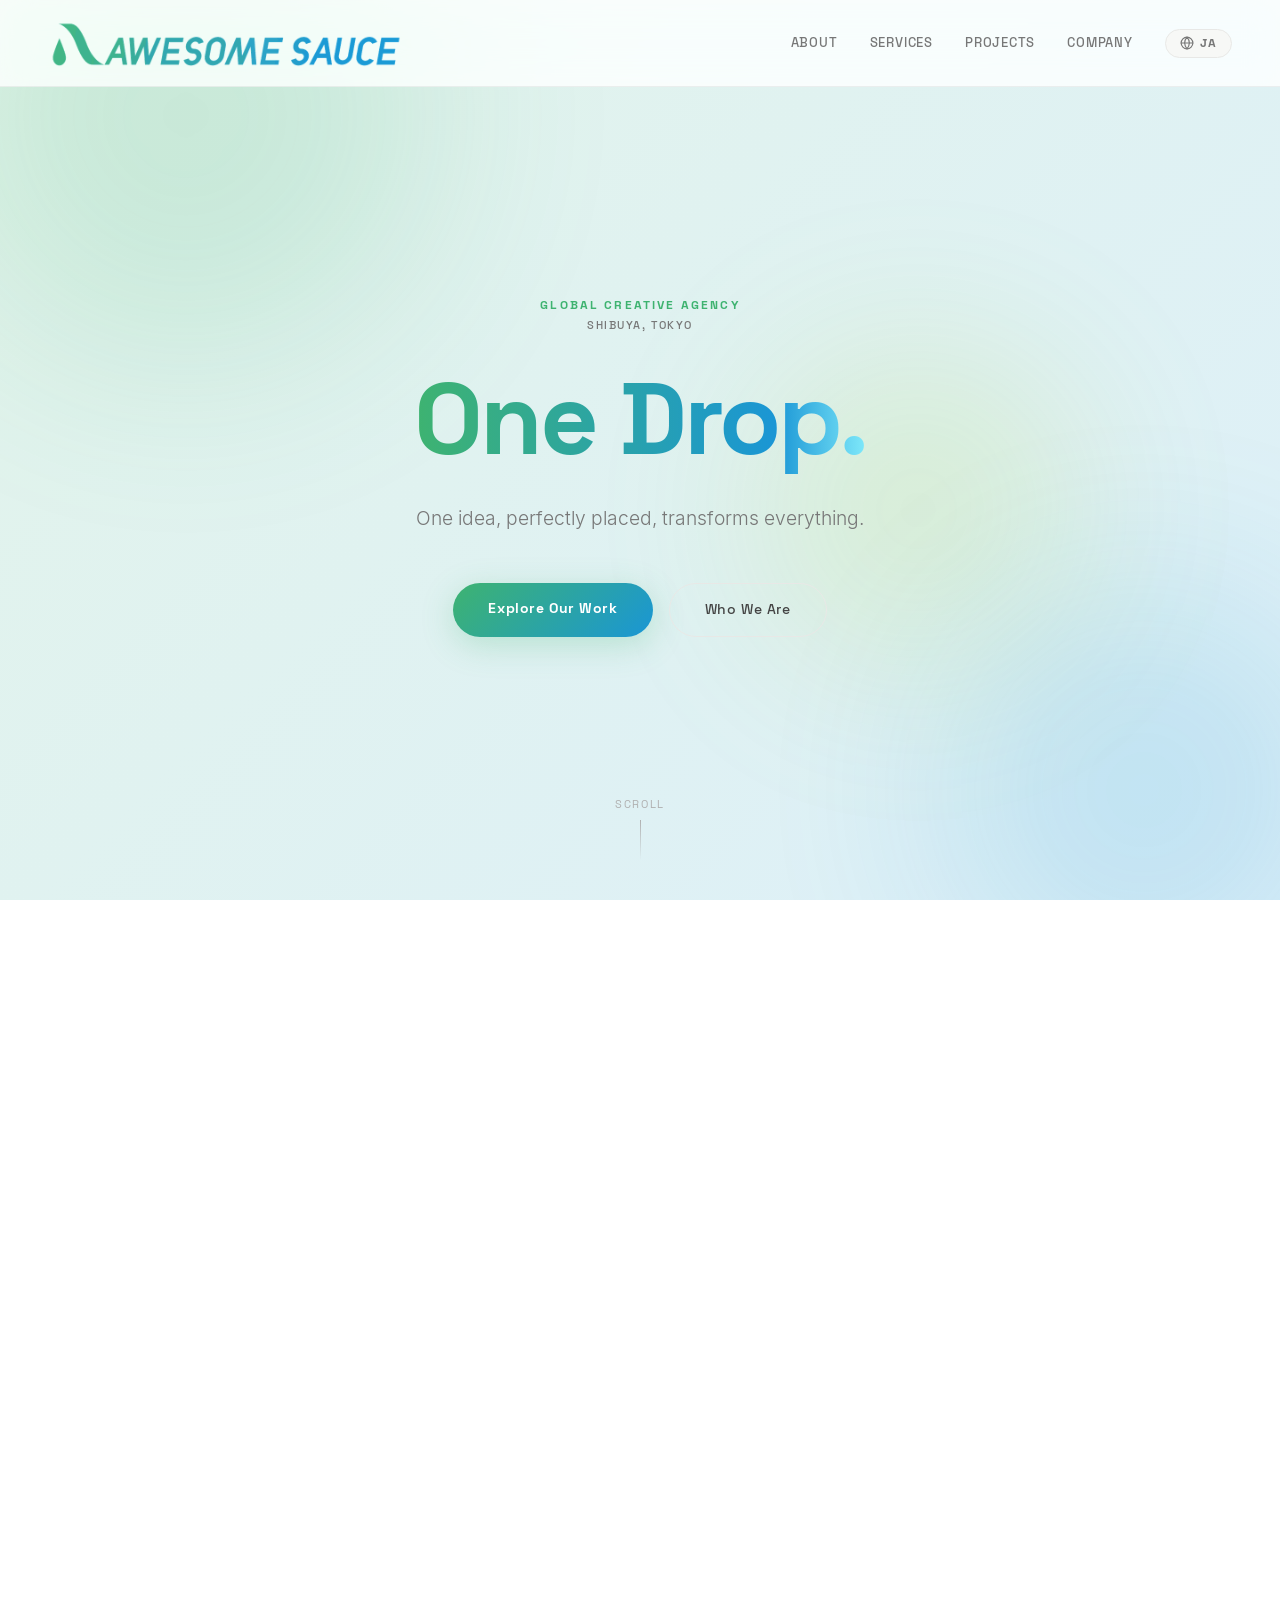
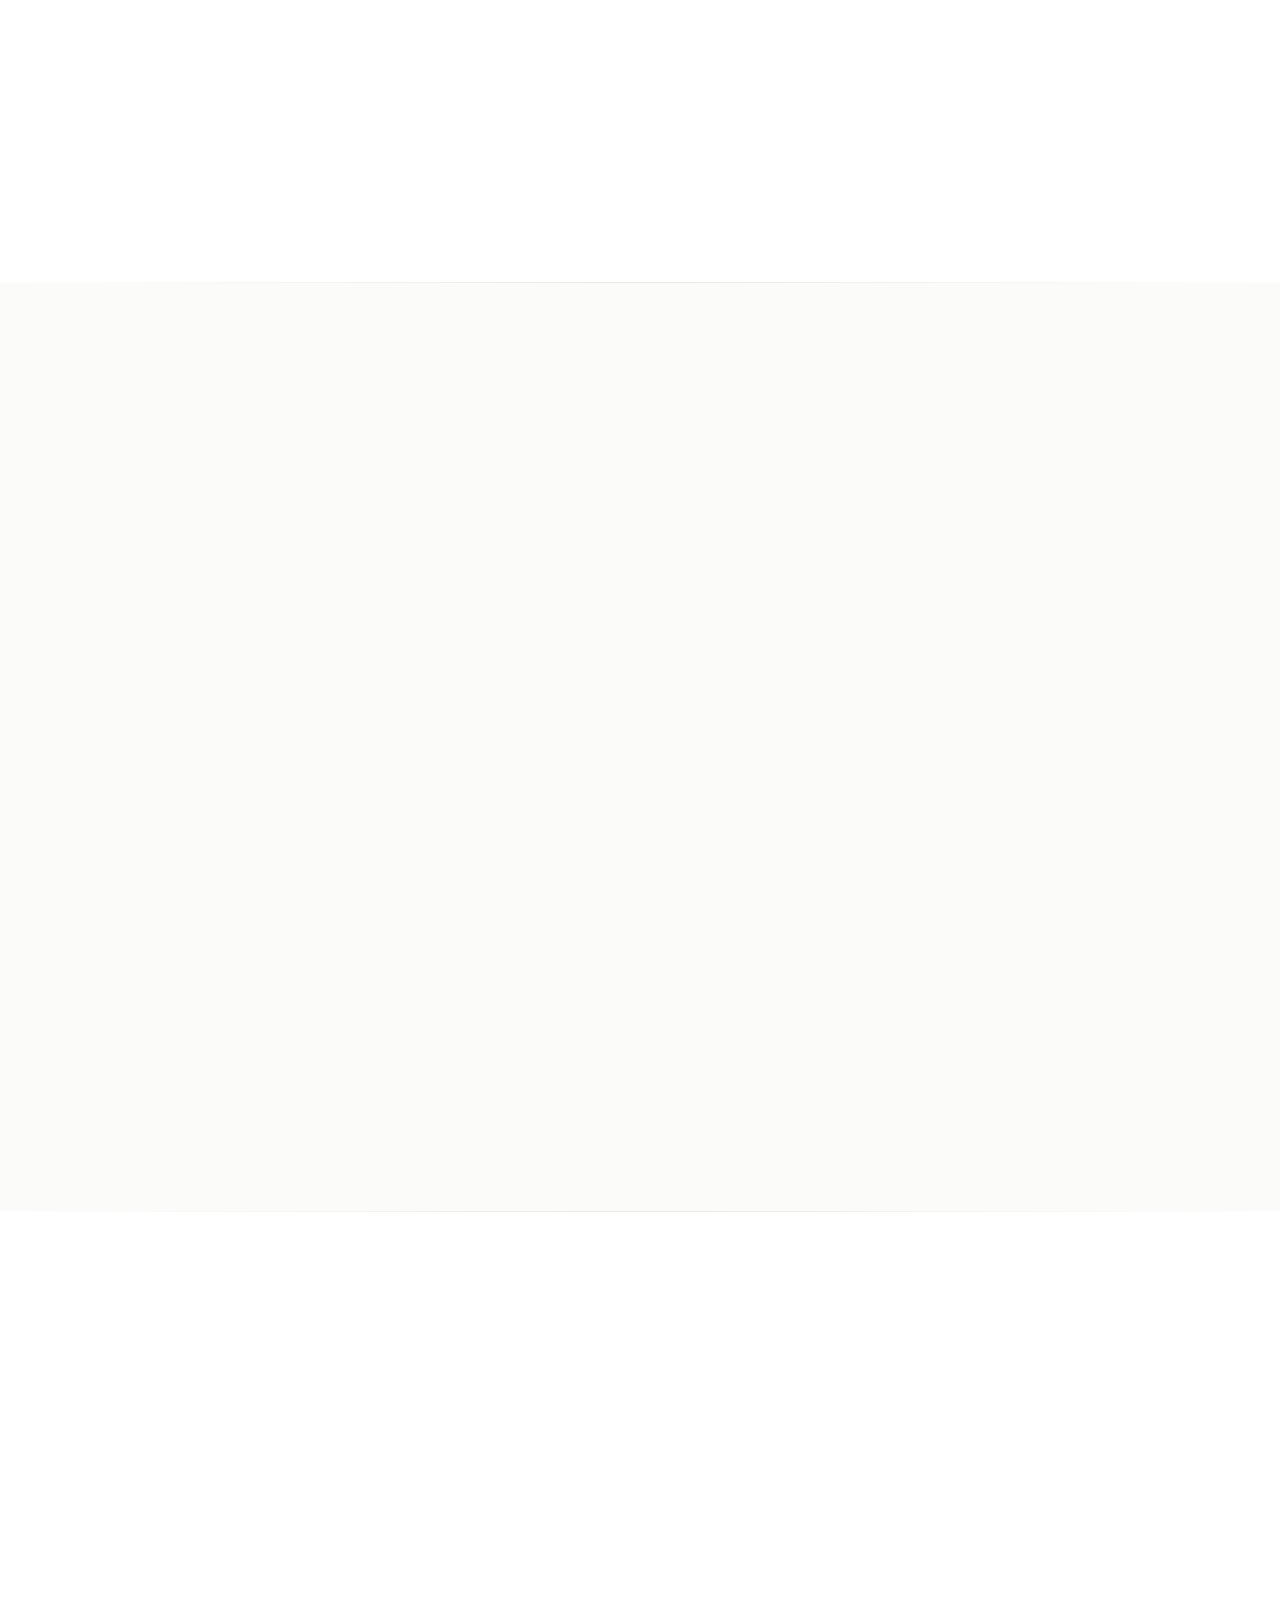
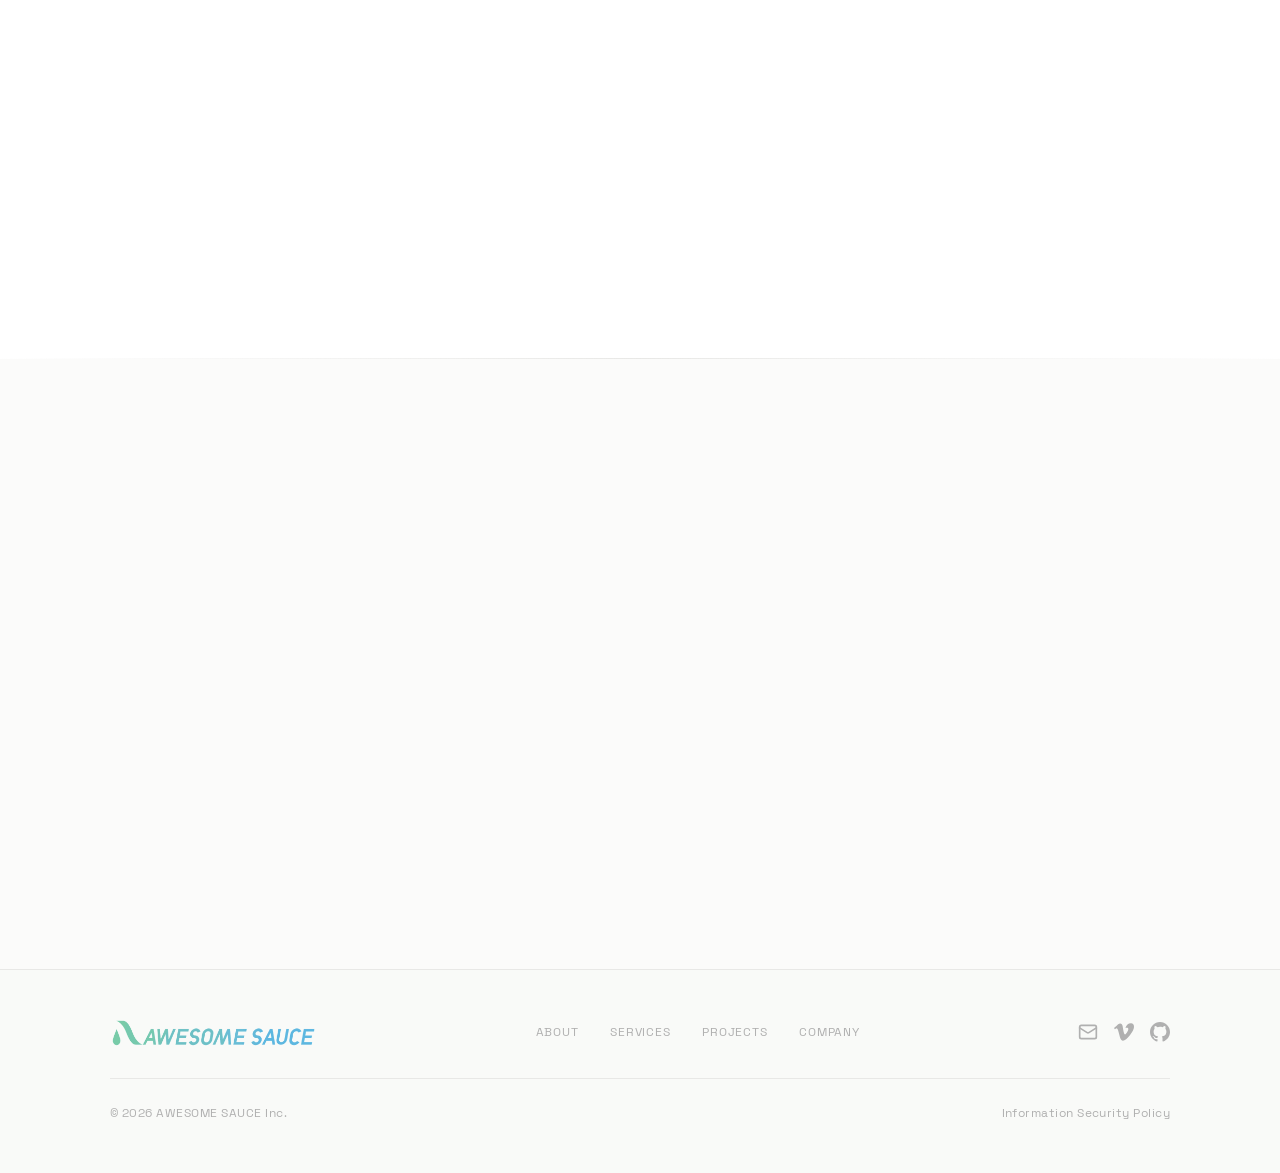
<file: index.html>
<!DOCTYPE html>
<html lang="en">
<head>
  <meta charset="UTF-8">
  <meta name="viewport" content="width=device-width, initial-scale=1.0">
  <title>AWESOME SAUCE Inc. — Global Creative Agency</title>
  <meta name="description" content="AWESOME SAUCE Inc. — A global creative agency based in Shibuya, Tokyo. Strategy, creative production, and digital innovation.">
  <link rel="canonical" href="https://awesome-sauce.co.jp/">
  <!-- OGP -->
  <meta property="og:type" content="website">
  <meta property="og:url" content="https://awesome-sauce.co.jp/">
  <meta property="og:title" content="AWESOME SAUCE Inc. — Global Creative Agency">
  <meta property="og:description" content="AWESOME SAUCE Inc. — A global creative agency based in Shibuya, Tokyo. Strategy, creative production, and digital innovation.">
  <meta property="og:image" content="https://awesome-sauce.co.jp/images/og-image.png">
  <meta property="og:image:width" content="1200">
  <meta property="og:image:height" content="630">
  <meta property="og:locale" content="ja_JP">
  <meta property="og:site_name" content="AWESOME SAUCE Inc.">
  <!-- Twitter Card -->
  <meta name="twitter:card" content="summary_large_image">
  <meta name="twitter:title" content="AWESOME SAUCE Inc. — Global Creative Agency">
  <meta name="twitter:description" content="AWESOME SAUCE Inc. — A global creative agency based in Shibuya, Tokyo. Strategy, creative production, and digital innovation.">
  <meta name="twitter:image" content="https://awesome-sauce.co.jp/images/og-image.png">
  <link rel="icon" type="image/png" href="images/favicon.png">
  <link rel="stylesheet" href="fonts/fonts.css">

  <style>
    /* =====================================================
       TOKENS
    ===================================================== */
    :root {
      --green:       #3EB370;
      --blue:        #1A96D5;
      --green-light: #e8f7ef;
      --blue-light:  #e3f1fa;
      --green-dark:  #2d9459;
      --ink:         #1a1a1a;
      --ink-mid:     #444444;
      --ink-light:   #777777;
      --ink-faint:   #b0b0b0;
      --surface:     #f7f8f6;
      --white:       #ffffff;
      --border:      #e8e8e6;

      --font-body:   'Inter', system-ui, sans-serif;
      --font-display:'Space Grotesk', system-ui, sans-serif;

      --radius-sm:   6px;
      --radius-md:   14px;
      --radius-lg:   28px;

      --ease-out:    cubic-bezier(0.22, 1, 0.36, 1);
      --ease-in-out: cubic-bezier(0.65, 0, 0.35, 1);
    }

    /* =====================================================
       RESET
    ===================================================== */
    *, *::before, *::after {
      margin: 0; padding: 0; box-sizing: border-box;
    }
    html { scroll-behavior: smooth; background: var(--white); }
    body {
      font-family: var(--font-body);
      color: var(--ink-mid);
      background: transparent;
      line-height: 1.7;
      -webkit-font-smoothing: antialiased;
      overflow-x: hidden;
    }
    a { color: inherit; text-decoration: none; }
    img { display: block; max-width: 100%; }

    /* =====================================================
       FULL-PAGE ANIMATED GRADIENT
    ===================================================== */
    .page-gradient {
      position: fixed;
      inset: 0;
      z-index: 0;
      opacity: 0.15;
      background: linear-gradient(135deg,
        #3EB370 0%,
        #1A96D5 25%,
        #a5d509 50%,
        #3EB370 75%,
        #1A96D5 100%
      );
      background-size: 400% 400%;
      animation: gradientShift 15s ease infinite;
      pointer-events: none;
    }
    @keyframes gradientShift {
      0%   { background-position: 0% 50%; }
      50%  { background-position: 100% 50%; }
      100% { background-position: 0% 50%; }
    }

    /* One Drop — single drop ripple, 10s cycle */
    .drop-origin {
      position: absolute;
      z-index: 2;
      pointer-events: none;
      top: 50%;
      left: 50%;
      width: 0; height: 0;
    }
    /* The drop impact dot */
    .drop-dot {
      position: absolute;
      width: 6px; height: 6px;
      margin: -3px 0 0 -3px;
      border-radius: 50%;
      background: var(--green);
      opacity: 0;
      animation: dropImpact 14s 1.5s ease-out infinite;
    }
    @keyframes dropImpact {
      0%        { transform: scale(0); opacity: 0; }
      1%        { transform: scale(1.8); opacity: 0.6; }
      4%        { transform: scale(0.6); opacity: 0.3; }
      8%        { opacity: 0; }
      100%      { opacity: 0; }
    }
    /* Ripple rings — 3 concentric, staggered */
    .drop-ring {
      position: absolute;
      border-radius: 50%;
      opacity: 0;
    }
    .drop-ring-1 {
      width: 120vmax; height: 120vmax;
      margin: -60vmax 0 0 -60vmax;
      border: 2.5px solid rgba(62,179,112,0.5);
      animation: ringExpand 14s 1.5s ease-out infinite;
    }
    .drop-ring-2 {
      width: 160vmax; height: 160vmax;
      margin: -80vmax 0 0 -80vmax;
      border: 2px solid rgba(62,179,112,0.35);
      animation: ringExpand 14s 2.2s ease-out infinite;
    }
    .drop-ring-3 {
      width: 200vmax; height: 200vmax;
      margin: -100vmax 0 0 -100vmax;
      border: 1.5px solid rgba(26,150,213,0.25);
      animation: ringExpand 14s 3s ease-out infinite;
    }
    @keyframes ringExpand {
      0%   { transform: scale(0); opacity: 0; }
      2%   { opacity: 1; }
      40%  { transform: scale(1); opacity: 0; }
      100% { opacity: 0; }
    }

    /* =====================================================
       SCROLL FADE-IN
    ===================================================== */
    @supports (animation-timeline: scroll()) {
      .reveal {
        opacity: 0;
        transform: translateY(28px);
        animation: fadeUp 0.7s var(--ease-out) both;
        animation-timeline: view();
        animation-range: entry 0% entry 40%;
      }
    }
    @keyframes fadeUp {
      to { opacity: 1; transform: translateY(0); }
    }

    /* =====================================================
       LANGUAGE TOGGLE
    ===================================================== */
    [lang="en"] .ja-only { display: none !important; }
    [lang="ja"] .en-only { display: none !important; }

    .lang-switch {
      font-family: var(--font-display);
      font-size: 0.72rem;
      font-weight: 600;
      letter-spacing: 0.08em;
      text-transform: uppercase;
      color: var(--ink-light);
      background: var(--surface);
      border: 1px solid var(--border);
      border-radius: 100px;
      padding: 0.4rem 0.9rem;
      cursor: pointer;
      transition: all 0.2s;
      display: flex;
      align-items: center;
      gap: 0.35rem;
    }
    .lang-switch:hover {
      border-color: var(--green);
      color: var(--green);
    }

    /* =====================================================
       HEADER / NAV
    ===================================================== */
    .site-header {
      position: fixed;
      top: 0; left: 0; right: 0;
      z-index: 100;
      display: flex;
      align-items: center;
      justify-content: space-between;
      padding: 1.2rem 3rem;
      background: rgba(255,255,255,0.82);
      backdrop-filter: blur(16px) saturate(180%);
      -webkit-backdrop-filter: blur(16px) saturate(180%);
      border-bottom: 1px solid rgba(0,0,0,0.06);
      transition: background 0.3s;
    }

    .logo-wrap {
      display: flex;
      align-items: center;
      gap: 0.75rem;
    }
    .logo-wrap img {
      height: 48px;
      width: auto;
    }

    .site-nav {
      display: flex;
      align-items: center;
      gap: 2rem;
    }
    .site-nav a {
      font-family: var(--font-display);
      font-size: 0.82rem;
      font-weight: 500;
      letter-spacing: 0.06em;
      text-transform: uppercase;
      color: var(--ink-light);
      transition: color 0.2s;
    }
    .site-nav a:hover { color: var(--ink); }

    .nav-cta {
      font-family: var(--font-display) !important;
      font-size: 0.82rem !important;
      font-weight: 600 !important;
      letter-spacing: 0.04em !important;
      text-transform: uppercase !important;
      color: var(--white) !important;
      background: var(--ink);
      padding: 0.55rem 1.3rem;
      border-radius: 100px;
      transition: background 0.2s, transform 0.15s !important;
    }
    .nav-cta:hover {
      background: var(--green-dark) !important;
      transform: scale(1.03);
    }

    /* hamburger (mobile) */
    .hamburger {
      display: none;
      flex-direction: column;
      gap: 5px;
      cursor: pointer;
      padding: 4px;
      background: none;
      border: none;
    }
    .hamburger span {
      display: block;
      width: 24px; height: 2px;
      background: var(--ink);
      border-radius: 2px;
      transition: opacity 0.2s;
    }

    /* =====================================================
       HERO
    ===================================================== */
    .hero {
      position: relative;
      z-index: 1;
      min-height: 100svh;
      display: flex;
      flex-direction: column;
      align-items: center;
      justify-content: center;
      text-align: center;
      padding: 8rem 2rem 6rem;
      overflow: hidden;
    }

    /* Soft luminous orbs */
    .hero-orb {
      position: absolute;
      border-radius: 50%;
      filter: blur(100px);
      opacity: 0.15;
      animation: orbFloat 14s var(--ease-in-out) infinite alternate;
    }
    .hero-orb-1 {
      width: 500px; height: 500px;
      background: var(--green);
      top: -15%; left: -5%;
      animation-duration: 16s;
    }
    .hero-orb-2 {
      width: 400px; height: 400px;
      background: var(--blue);
      bottom: -10%; right: -5%;
      animation-duration: 20s;
      animation-direction: alternate-reverse;
    }
    .hero-orb-3 {
      width: 300px; height: 300px;
      background: #a5d509;
      top: 40%; left: 60%;
      animation-duration: 18s;
      animation-delay: -5s;
    }

    @keyframes orbFloat {
      0%   { transform: translate(0, 0) scale(1); }
      33%  { transform: translate(40px, -30px) scale(1.05); }
      66%  { transform: translate(-20px, 40px) scale(0.95); }
      100% { transform: translate(30px, 20px) scale(1.02); }
    }

    .hero-inner {
      position: relative;
      z-index: 1;
      max-width: 900px;
    }

    .hero-eyebrow {
      font-family: var(--font-display);
      font-size: 0.75rem;
      font-weight: 600;
      letter-spacing: 0.18em;
      text-transform: uppercase;
      color: var(--green);
      margin-bottom: 2rem;
      line-height: 1.8;
      opacity: 0;
      animation: fadeUp 0.8s 0.2s var(--ease-out) forwards;
    }
    .hero-eyebrow-sub {
      display: block;
      font-size: 0.68rem;
      font-weight: 500;
      letter-spacing: 0.14em;
      color: var(--ink-light);
    }

    .hero-title {
      font-family: var(--font-display);
      font-size: clamp(3rem, 8vw, 7.5rem);
      font-weight: 700;
      line-height: 1.0;
      letter-spacing: -0.03em;
      color: var(--ink);
      margin-bottom: 2rem;
      opacity: 0;
      animation: fadeUp 0.8s 0.4s var(--ease-out) forwards;
      white-space: nowrap;
    }

    .hero-title .accent {
      background: linear-gradient(
        90deg,
        var(--green) 0%,
        var(--blue) 40%,
        #7ee8fa 50%,
        var(--blue) 60%,
        var(--green) 100%
      );
      background-size: 200% 100%;
      -webkit-background-clip: text;
      -webkit-text-fill-color: transparent;
      background-clip: text;
      animation: shimmer 8s ease-in-out infinite;
    }
    @keyframes shimmer {
      0%, 100% { background-position: 100% 0; }
      50%      { background-position: -100% 0; }
    }

    .hero-sub {
      font-size: clamp(1rem, 2vw, 1.2rem);
      font-weight: 300;
      color: var(--ink-light);
      max-width: 520px;
      margin: 0 auto 3rem;
      opacity: 0;
      animation: fadeUp 0.8s 0.6s var(--ease-out) forwards;
    }

    .hero-actions {
      display: flex;
      gap: 1rem;
      justify-content: center;
      flex-wrap: wrap;
      opacity: 0;
      animation: fadeUp 0.8s 0.8s var(--ease-out) forwards;
    }

    .btn-primary {
      font-family: var(--font-display);
      font-size: 0.88rem;
      font-weight: 600;
      letter-spacing: 0.04em;
      padding: 0.9rem 2.2rem;
      border-radius: 100px;
      background: linear-gradient(135deg, var(--green), var(--blue));
      color: var(--white);
      transition: transform 0.2s, box-shadow 0.2s;
      box-shadow: 0 8px 32px rgba(62,179,112,0.25);
    }
    .btn-primary:hover {
      transform: translateY(-2px);
      box-shadow: 0 14px 40px rgba(62,179,112,0.35);
    }

    .btn-ghost {
      font-family: var(--font-display);
      font-size: 0.88rem;
      font-weight: 500;
      letter-spacing: 0.04em;
      padding: 0.9rem 2.2rem;
      border-radius: 100px;
      border: 1px solid var(--border);
      color: var(--ink-mid);
      transition: border-color 0.2s, color 0.2s;
    }
    .btn-ghost:hover {
      border-color: var(--green);
      color: var(--green);
    }

    /* scroll indicator */
    .scroll-hint {
      position: absolute;
      bottom: 2.5rem;
      left: 0;
      right: 0;
      display: flex;
      flex-direction: column;
      align-items: center;
      gap: 0.4rem;
      opacity: 0;
      animation: fadeUp 0.8s 1.2s var(--ease-out) forwards;
    }
    .scroll-hint span {
      font-size: 0.68rem;
      letter-spacing: 0.14em;
      text-transform: uppercase;
      color: var(--ink-faint);
      font-family: var(--font-display);
    }
    .scroll-hint-line {
      width: 1px;
      height: 40px;
      background: linear-gradient(to bottom, var(--ink-faint), transparent);
      animation: scrollLine 2s ease-in-out infinite;
    }
    @keyframes scrollLine {
      0%, 100% { transform: scaleY(1); opacity: 0.5; }
      50% { transform: scaleY(0.5); opacity: 0.2; }
    }

    /* =====================================================
       SECTION COMMONS
    ===================================================== */
    .section-wrap {
      position: relative;
      z-index: 1;
      padding: 8rem 2rem;
    }
    .section-inner {
      max-width: 1080px;
      margin: 0 auto;
    }

    .section-label {
      font-family: var(--font-display);
      font-size: 0.72rem;
      font-weight: 600;
      letter-spacing: 0.18em;
      text-transform: uppercase;
      color: var(--green);
      margin-bottom: 1.4rem;
    }

    .section-title {
      font-family: var(--font-display);
      font-size: clamp(2.2rem, 4.5vw, 3.6rem);
      font-weight: 700;
      color: var(--ink);
      line-height: 1.12;
      letter-spacing: -0.025em;
    }

    /* =====================================================
       ABOUT — unified (About + Philosophy merged)
    ===================================================== */
    .about-wrap {
      background: rgba(255,255,255,0.5);
    }

    .about-intro {
      margin-top: 2.5rem;
      font-size: 1.15rem;
      line-height: 1.9;
      color: var(--ink-mid);
      max-width: 740px;
    }

    /* Philosophy principles */
    .philosophy-grid {
      display: grid;
      grid-template-columns: repeat(3, 1fr);
      gap: 1.5rem;
      margin-top: 4rem;
    }
    .philosophy-card {
      background: linear-gradient(135deg, rgba(62,179,112,0.04), rgba(26,150,213,0.04));
      border: 1px solid var(--border);
      border-radius: var(--radius-md);
      padding: 2.4rem;
      transition: transform 0.3s var(--ease-out), box-shadow 0.3s;
    }
    .philosophy-card:hover {
      transform: translateY(-4px);
      box-shadow: 0 16px 40px rgba(0,0,0,0.06);
    }
    .philosophy-num {
      font-family: var(--font-display);
      font-size: 0.72rem;
      font-weight: 700;
      color: var(--green);
      letter-spacing: 0.06em;
      margin-bottom: 1rem;
    }
    .philosophy-title {
      font-family: var(--font-display);
      font-size: 1.15rem;
      font-weight: 700;
      color: var(--ink);
      margin-bottom: 0.6rem;
      letter-spacing: -0.01em;
      line-height: 1.3;
    }
    .philosophy-desc {
      font-size: 0.92rem;
      color: var(--ink-mid);
      line-height: 1.75;
    }

    /* =====================================================
       SERVICES
    ===================================================== */
    .services-wrap {
      background: rgba(247,248,246,0.5);
    }

    .services-header {
      display: flex;
      align-items: flex-end;
      justify-content: space-between;
      margin-bottom: 3.5rem;
      flex-wrap: wrap;
      gap: 1.5rem;
    }

    .services-grid {
      display: grid;
      grid-template-columns: repeat(3, 1fr);
      gap: 1.5rem;
    }

    .service-card {
      background: rgba(255,255,255,0.85);
      border-radius: var(--radius-md);
      padding: 2.8rem 2.6rem;
      border: 1px solid var(--border);
      transition: transform 0.3s var(--ease-out), box-shadow 0.3s var(--ease-out), border-color 0.3s;
      position: relative;
      overflow: hidden;
    }
    .service-card::before {
      content: '';
      position: absolute;
      inset: 0;
      background: linear-gradient(135deg, rgba(62,179,112,0.05) 0%, rgba(26,150,213,0.05) 100%);
      opacity: 0;
      transition: opacity 0.3s;
    }
    .service-card:hover {
      transform: translateY(-6px);
      box-shadow: 0 24px 60px rgba(0,0,0,0.07);
      border-color: rgba(62,179,112,0.3);
    }
    .service-card:hover::before { opacity: 1; }

    .service-icon {
      width: 52px; height: 52px;
      border-radius: var(--radius-sm);
      display: flex;
      align-items: center;
      justify-content: center;
      margin-bottom: 1.8rem;
      font-size: 1.4rem;
    }
    .icon-green { background: rgba(62,179,112,0.12); }
    .icon-blue  { background: rgba(26,150,213,0.12); }
    .icon-mix   { background: linear-gradient(135deg, rgba(62,179,112,0.12), rgba(26,150,213,0.12)); }

    .service-number {
      font-family: var(--font-display);
      font-size: 0.7rem;
      font-weight: 600;
      letter-spacing: 0.14em;
      text-transform: uppercase;
      color: var(--ink-faint);
      margin-bottom: 0.8rem;
    }
    .service-title {
      font-family: var(--font-display);
      font-size: 1.3rem;
      font-weight: 700;
      color: var(--ink);
      margin-bottom: 1rem;
      letter-spacing: -0.01em;
      line-height: 1.3;
    }
    .service-desc {
      font-size: 0.95rem;
      color: var(--ink-mid);
      line-height: 1.8;
    }
    .service-tag-row {
      display: flex;
      gap: 0.5rem;
      flex-wrap: wrap;
      margin-top: 1.5rem;
    }
    .tag {
      font-family: var(--font-display);
      font-size: 0.72rem;
      font-weight: 500;
      letter-spacing: 0.06em;
      text-transform: uppercase;
      padding: 0.35rem 0.85rem;
      border-radius: 100px;
      background: var(--surface);
      color: var(--ink-light);
      border: 1px solid var(--border);
    }

    /* =====================================================
       WORK — background video + message overlay
    ===================================================== */
    .work-wrap {
      position: relative;
      overflow: hidden;
      min-height: 70vh;
      display: flex;
      align-items: center;
      justify-content: center;
    }
    .work-bg-video {
      position: absolute;
      inset: 0;
      z-index: 0;
    }
    .work-bg-video iframe {
      position: absolute;
      top: 50%; left: 50%;
      width: 177.78vh; /* 16:9 cover */
      height: 100vh;
      min-width: 100%;
      min-height: 100%;
      transform: translate(-50%, -50%);
      border: none;
      pointer-events: none;
    }
    .work-bg-overlay {
      position: absolute;
      inset: 0;
      background: rgba(255,255,255,0.72);
      z-index: 1;
      pointer-events: none;
    }
    .work-content {
      position: relative;
      z-index: 2;
      text-align: center;
      max-width: 680px;
      padding: 5rem 2rem;
    }
    .work-wrap .section-label { color: var(--green); }
    .work-wrap .section-title { color: var(--ink); }
    .work-message {
      font-size: 1.1rem;
      color: var(--ink-mid);
      line-height: 1.85;
      margin-top: 1.8rem;
      margin-bottom: 2.8rem;
    }
    .work-actions {
      display: flex;
      align-items: center;
      justify-content: center;
      gap: 1rem;
      flex-wrap: wrap;
    }
    .work-btn-primary {
      font-family: var(--font-display);
      font-size: 0.85rem;
      font-weight: 600;
      letter-spacing: 0.04em;
      padding: 0.85rem 2rem;
      border-radius: 100px;
      background: linear-gradient(135deg, var(--green), var(--blue));
      color: var(--white);
      transition: transform 0.2s, box-shadow 0.2s;
      box-shadow: 0 8px 32px rgba(62,179,112,0.25);
    }
    .work-btn-primary:hover {
      transform: translateY(-2px);
      box-shadow: 0 14px 40px rgba(62,179,112,0.35);
    }
    .work-btn-vimeo {
      font-family: var(--font-display);
      font-size: 0.85rem;
      font-weight: 500;
      letter-spacing: 0.04em;
      padding: 0.85rem 2rem;
      border-radius: 100px;
      border: 1px solid var(--border);
      color: var(--ink-light);
      display: inline-flex;
      align-items: center;
      gap: 0.5rem;
      transition: border-color 0.2s, color 0.2s;
      background: rgba(255,255,255,0.5);
    }
    .work-btn-vimeo:hover {
      border-color: var(--green);
      color: var(--green);
    }
    .work-btn-vimeo svg { width: 16px; height: 16px; }

    /* =====================================================
       COMPANY — card-style (no table)
    ===================================================== */
    .company-wrap {
      background: rgba(247,248,246,0.5);
    }

    .company-content {
      margin-top: 3rem;
      max-width: 760px;
    }
    .company-intro {
      font-size: 1.1rem;
      color: var(--ink-mid);
      line-height: 1.85;
    }
    .company-details {
      display: flex;
      gap: 2.5rem;
      margin-top: 3rem;
      flex-wrap: wrap;
    }
    .company-detail {
      display: flex;
      flex-direction: column;
      gap: 0.4rem;
    }
    .company-detail-label {
      font-family: var(--font-display);
      font-size: 0.72rem;
      font-weight: 600;
      letter-spacing: 0.12em;
      text-transform: uppercase;
      color: var(--ink-faint);
    }
    .company-detail-value {
      font-family: var(--font-display);
      font-size: 1.05rem;
      font-weight: 600;
      color: var(--ink);
      letter-spacing: -0.01em;
    }
    .company-detail-value .ja {
      font-weight: 400;
      font-size: 0.88rem;
      color: var(--ink-light);
      margin-left: 0.4rem;
    }
    .contact-link {
      color: var(--green-dark);
      transition: color 0.2s;
    }
    .contact-link:hover { color: var(--green); }

    /* =====================================================
       FOOTER
    ===================================================== */
    .site-footer {
      position: relative;
      z-index: 1;
      background: rgba(247,248,246,0.7);
      color: var(--ink-light);
      padding: 3rem;
      border-top: 1px solid var(--border);
    }
    .footer-inner {
      max-width: 1060px;
      margin: 0 auto;
      display: flex;
      align-items: center;
      justify-content: space-between;
      flex-wrap: wrap;
      gap: 1.5rem;
    }
    .footer-logo {
      display: flex;
      align-items: center;
      gap: 0.75rem;
    }
    .footer-logo img {
      height: 28px;
      width: auto;
      opacity: 0.7;
    }
    .footer-brand {
      font-family: var(--font-display);
      font-size: 0.78rem;
      font-weight: 600;
      letter-spacing: 0.08em;
      text-transform: uppercase;
      color: var(--ink-faint);
    }
    .footer-links {
      display: flex;
      gap: 2rem;
    }
    .footer-links a {
      font-size: 0.78rem;
      letter-spacing: 0.06em;
      text-transform: uppercase;
      font-family: var(--font-display);
      color: var(--ink-faint);
      transition: color 0.2s;
    }
    .footer-links a:hover { color: var(--green); }
    .footer-social {
      display: flex;
      gap: 1rem;
      align-items: center;
    }
    .footer-social a {
      color: var(--ink-faint);
      transition: color 0.2s;
      display: flex;
    }
    .footer-social a:hover { color: var(--green); }
    .footer-bottom {
      width: 100%;
      display: flex;
      justify-content: space-between;
      align-items: center;
      padding-top: 1.5rem;
      margin-top: 0.5rem;
      border-top: 1px solid var(--border);
    }
    .footer-copy {
      font-size: 0.78rem;
      color: var(--ink-faint);
      font-family: var(--font-display);
      letter-spacing: 0.04em;
    }
    .footer-policy-link {
      font-size: 0.72rem;
      color: var(--ink-faint);
      font-family: var(--font-display);
      letter-spacing: 0.04em;
      transition: color 0.2s;
    }
    .footer-policy-link:hover { color: var(--green); }

    /* =====================================================
       RESPONSIVE
    ===================================================== */
    @media (max-width: 900px) {
      .site-header { padding: 1rem 1.5rem; }
      .logo-wrap img { height: 36px; }
      .site-nav { display: none; }
      .hamburger { display: flex; }

      .philosophy-grid { grid-template-columns: 1fr; }

      .services-grid { grid-template-columns: 1fr; }
      .services-header { flex-direction: column; align-items: flex-start; }

      .work-wrap { min-height: 50vh; }
      .work-content { padding: 4rem 1.5rem; }

      .company-details { flex-direction: column; gap: 1.5rem; }
    }

    @media (max-width: 600px) {
      .section-wrap { padding: 5.5rem 1.5rem; }
      .hero { padding: 7rem 1.5rem 5rem; }
      .hero-eyebrow { font-size: 0.68rem; letter-spacing: 0.14em; margin-bottom: 1.5rem; }
      .hero-eyebrow-sub { font-size: 0.62rem; }
      .hero-title { font-size: clamp(2.4rem, 11vw, 4rem); white-space: normal; }
      .hero-sub { font-size: 0.95rem; max-width: 90%; }
      .hero-actions { flex-direction: column; align-items: center; gap: 0.8rem; }
      .btn-primary, .btn-ghost { width: 100%; max-width: 280px; text-align: center; }
      .about-intro { font-size: 1.05rem; }
      .philosophy-title { font-size: 1.05rem; }
      .philosophy-desc { font-size: 0.88rem; }
      .philosophy-card { padding: 1.8rem; }
      .service-card { padding: 2rem 1.8rem; }
      .service-title { font-size: 1.15rem; }
      .service-desc { font-size: 0.92rem; }
      .service-tag-row { gap: 0.4rem; }
      .tag { font-size: 0.66rem; padding: 0.28rem 0.65rem; }
      .work-message { font-size: 1rem; }
      .work-actions { flex-direction: column; align-items: center; gap: 0.8rem; }
      .work-btn-primary, .work-btn-vimeo { width: 100%; max-width: 280px; text-align: center; justify-content: center; }
      .company-intro { font-size: 1rem; }

      .footer-inner { flex-direction: column; align-items: flex-start; gap: 1.2rem; }
      .footer-links { flex-direction: column; gap: 0.8rem; }
      .footer-bottom { flex-direction: column; align-items: flex-start; gap: 0.5rem; }
    }

    /* Thin line accent divider */
    .divider-line {
      position: relative;
      z-index: 1;
      width: 100%;
      height: 1px;
      background: linear-gradient(90deg, transparent, var(--border), transparent);
    }
  </style>
  <script async src="https://analytics.awesome-sauce.co.jp/script.js" data-website-id="f6493ef2-798a-4cf6-8184-aa847f32bed1"></script>
</head>
<body>

  <!-- Full-page animated gradient (real element, not pseudo) -->
  <div class="page-gradient"></div>

  <!-- ===================================================
       HEADER
  =================================================== -->
  <header class="site-header">
    <a href="index.html" class="logo-wrap">
      <img src="images/logo_v2_yoko_1line.png" alt="AWESOME SAUCE Inc.">
    </a>
    <nav class="site-nav">
      <a href="#about">About</a>
      <a href="#services">Services</a>
      <a href="#work">Projects</a>
      <a href="#company">Company</a>
      <button class="lang-switch" onclick="toggleLang()">
        <svg width="14" height="14" viewBox="0 0 24 24" fill="none" stroke="currentColor" stroke-width="2" stroke-linecap="round" stroke-linejoin="round"><circle cx="12" cy="12" r="10"/><line x1="2" y1="12" x2="22" y2="12"/><path d="M12 2a15.3 15.3 0 0 1 4 10 15.3 15.3 0 0 1-4 10 15.3 15.3 0 0 1-4-10 15.3 15.3 0 0 1 4-10z"/></svg>
        <span id="lang-label">JA</span>
      </button>
    </nav>
    <button class="hamburger" aria-label="Open menu">
      <span></span><span></span><span></span>
    </button>
  </header>


  <!-- ===================================================
       HERO
  =================================================== -->
  <section class="hero">
    <div class="hero-orb hero-orb-1"></div>
    <div class="hero-orb hero-orb-2"></div>
    <div class="hero-orb hero-orb-3"></div>

    <!-- One Drop -->
    <div class="drop-origin">
      <div class="drop-dot"></div>
      <div class="drop-ring drop-ring-1"></div>
      <div class="drop-ring drop-ring-2"></div>
      <div class="drop-ring drop-ring-3"></div>
    </div>

    <div class="hero-inner">
      <p class="hero-eyebrow">Global Creative Agency<span class="hero-eyebrow-sub">Shibuya, Tokyo</span></p>

      <h1 class="hero-title en-only">
        <span class="accent">One Drop.</span>
      </h1>
      <h1 class="hero-title ja-only">
        <span class="accent">一滴の、シズク。</span>
      </h1>

      <p class="hero-sub en-only">
        One idea, perfectly placed, transforms everything.
      </p>
      <p class="hero-sub ja-only">
        最高の一滴が、すべてを変える。
      </p>

      <div class="hero-actions">
        <a href="#work" class="btn-primary">Explore Our Work</a>
        <a href="#about" class="btn-ghost">Who We Are</a>
      </div>
    </div>
    <div class="scroll-hint">
      <span>Scroll</span>
      <div class="scroll-hint-line"></div>
    </div>
  </section>


  <!-- ===================================================
       ABOUT (unified with Philosophy)
  =================================================== -->
  <section id="about" class="section-wrap about-wrap">
    <div class="section-inner">

      <div class="reveal">
        <p class="section-label">About</p>
        <h2 class="section-title en-only">We don't make ads.<br>We create context.</h2>
        <h2 class="section-title ja-only">広告じゃない。<br>文脈をつくる。</h2>
      </div>

      <p class="about-intro en-only reveal">
        The same content, placed in a different context, transforms meaning entirely. AWESOME SAUCE nurtures that context — the field where brands discover their authentic voice. Based in Tokyo, one of the world's most dynamic creative cities, we bring global perspective with local intuition. One drop of the right idea, like one drop of the right sauce, elevates everything it touches.
      </p>
      <p class="about-intro ja-only reveal">
        <ruby>AWESOME SAUCE<rt>オーサムソース</rt></ruby>は英語のスラングで「めっちゃいいね！」。たった一滴で料理の味が変わるように、一つのアイデアがブランドの持ち味を引き出し、すべてを変える。東京・渋谷から、グローバルな視野とローカルの肌感覚で、文脈ごと価値をつくるエージェンシーです。
      </p>

      <div class="philosophy-grid reveal">
        <div class="philosophy-card">
          <p class="philosophy-num">01</p>
          <p class="philosophy-title en-only">Context is Everything</p>
          <p class="philosophy-title ja-only">大切なのは、コンテクスト</p>
          <p class="philosophy-desc en-only">Content is just an ingredient. Context — the intention, the story, the meaning — is the sauce that makes it unforgettable.</p>
          <p class="philosophy-desc ja-only">コンテンツは素材でしかない。意図と物語と背景 — その文脈こそが、すべてを変えるソース。</p>
        </div>
        <div class="philosophy-card">
          <p class="philosophy-num">02</p>
          <p class="philosophy-title en-only">Play Hard, Love Deep</p>
          <p class="philosophy-title ja-only">全力で遊べ、深く愛せ</p>
          <p class="philosophy-desc en-only">Life is too short to play it safe. We create with the energy of play and the heart of love — because that's when the best ideas flow.</p>
          <p class="philosophy-desc ja-only">人生は短い。遊ぶように本気で、愛するように創る。最高のアイデアは、いつもそこから。</p>
        </div>
        <div class="philosophy-card">
          <p class="philosophy-num">03</p>
          <p class="philosophy-title en-only">Make It Awesome</p>
          <p class="philosophy-title ja-only">みんなを、豊かにする</p>
          <p class="philosophy-desc en-only">We don't chase profit for its own sake. We pursue what's essential — work that enriches everyone it touches and makes the world a little more awesome.</p>
          <p class="philosophy-desc ja-only">数字よりも、本質。関わるすべての人が豊かになる仕事を。世界をもっと最高に。</p>
        </div>
      </div>

    </div>
  </section>

  <div class="divider-line"></div>

  <!-- ===================================================
       SERVICES
  =================================================== -->
  <section id="services" class="section-wrap services-wrap">
    <div class="section-inner">
      <div class="services-header">
        <div class="reveal">
          <p class="section-label">Services</p>
          <h2 class="section-title en-only">What We Do</h2>
          <h2 class="section-title ja-only">トクイ。</h2>
        </div>
      </div>

      <div class="services-grid">

        <div class="service-card reveal">
          <div class="service-icon icon-green">
            <svg width="24" height="24" viewBox="0 0 24 24" fill="none" stroke="#3EB370" stroke-width="2" stroke-linecap="round" stroke-linejoin="round"><polygon points="12 2 15.09 8.26 22 9.27 17 14.14 18.18 21.02 12 17.77 5.82 21.02 7 14.14 2 9.27 8.91 8.26 12 2"/></svg>
          </div>
          <p class="service-number">01</p>
          <h3 class="service-title en-only">Strategy &amp; Creative</h3>
          <h3 class="service-title ja-only">戦略 &amp; クリエイティブ</h3>
          <p class="service-desc en-only">
            We think alongside you before we create for you. From brand vision to campaign realization, we discover the right context for your story — then bring it to life.
          </p>
          <p class="service-desc ja-only">
            つくる前に、まず一緒に考える。ブランドが本当に伝えたいことは何か。その文脈を見つけて、形にするところまで。
          </p>
          <div class="service-tag-row">
            <span class="tag">Brand Strategy</span>
            <span class="tag">Art Direction</span>
            <span class="tag">Storytelling</span>
          </div>
        </div>

        <div class="service-card reveal">
          <div class="service-icon icon-blue">
            <svg width="24" height="24" viewBox="0 0 24 24" fill="none" stroke="#1A96D5" stroke-width="2" stroke-linecap="round" stroke-linejoin="round"><circle cx="12" cy="12" r="10"/><path d="M2 12h20"/><path d="M12 2a15.3 15.3 0 0 1 4 10 15.3 15.3 0 0 1-4 10 15.3 15.3 0 0 1-4-10A15.3 15.3 0 0 1 12 2z"/></svg>
          </div>
          <p class="service-number">02</p>
          <h3 class="service-title en-only">Marketing &amp; Growth</h3>
          <h3 class="service-title ja-only">広げて、育てる。</h3>
          <p class="service-desc en-only">
            Online, offline, and everything in between. We cultivate integrated marketing that grows communities and nurtures trust into lasting relationships.
          </p>
          <p class="service-desc ja-only">
            オンラインもオフラインも。チャネルを横断して、コミュニティを育て、長く信頼される関係にしていく。
          </p>
          <div class="service-tag-row">
            <span class="tag">Integrated Marketing</span>
            <span class="tag">Media</span>
            <span class="tag">Growth</span>
          </div>
        </div>

        <div class="service-card reveal">
          <div class="service-icon icon-mix">
            <svg width="24" height="24" viewBox="0 0 24 24" fill="none" stroke="#3EB370" stroke-width="2" stroke-linecap="round" stroke-linejoin="round"><rect x="2" y="3" width="20" height="14" rx="2"/><line x1="8" y1="21" x2="16" y2="21"/><line x1="12" y1="17" x2="12" y2="21"/></svg>
          </div>
          <p class="service-number">03</p>
          <h3 class="service-title en-only">Content Production</h3>
          <h3 class="service-title ja-only">映像 &amp; エディトリアル</h3>
          <p class="service-desc en-only">
            Video, photography, editorial and interactive — we create content that resonates naturally. With a network of Tokyo and international talent, we serve every scale with care.
          </p>
          <p class="service-desc ja-only">
            映像、写真、エディトリアル、インタラクティブ。心に残るコンテンツを、東京と世界のネットワークで。規模を問わず、丁寧に。
          </p>
          <div class="service-tag-row">
            <span class="tag">Video</span>
            <span class="tag">Photography</span>
            <span class="tag">Editorial</span>
          </div>
        </div>

      </div>
    </div>
  </section>

  <div class="divider-line"></div>

  <!-- ===================================================
       WORK — background video + message
  =================================================== -->
  <section id="work" class="section-wrap work-wrap">
    <div class="work-bg-video" id="work-bg-video">
      <!-- 1 random video loaded by JS -->
    </div>
    <div class="work-bg-overlay"></div>
    <div class="work-content reveal">
      <p class="section-label">Projects</p>
      <h2 class="section-title en-only">Our Work in Motion</h2>
      <h2 class="section-title ja-only">Our Work in Motion</h2>
      <p class="work-message en-only">
        From national campaigns to indie passion projects — every piece carries the same care and creative energy. See the full collection on Vimeo, or browse the archive.
      </p>
      <p class="work-message ja-only">
        100万人に届く仕事も、インディーズの情熱プロジェクトも、注ぐ想いは同じ。映像はVimeoで、全作品はアーカイブからどうぞ。
      </p>
      <div class="work-actions">
        <a href="works.html" class="work-btn-primary">View All Works</a>
        <a href="https://vimeo.com/awesomesauceinc" target="_blank" rel="noopener" class="work-btn-vimeo">
          <svg viewBox="0 0 24 24" fill="currentColor"><path d="M23.977 6.416c-.105 2.338-1.739 5.543-4.894 9.609-3.268 4.247-6.026 6.37-8.29 6.37-1.409 0-2.578-1.294-3.553-3.881L5.322 11.4C4.603 8.816 3.834 7.522 3.01 7.522c-.179 0-.806.378-1.881 1.132L0 7.197a315 315 0 0 0 3.501-3.123C5.08 2.701 6.266 1.984 7.055 1.91c1.867-.18 3.016 1.1 3.447 3.838.465 2.953.789 4.789.971 5.507.539 2.45 1.131 3.674 1.776 3.674.502 0 1.256-.796 2.265-2.385 1.004-1.589 1.54-2.797 1.612-3.628.144-1.371-.395-2.061-1.614-2.061-.574 0-1.167.121-1.777.391 1.186-3.868 3.434-5.757 6.762-5.637 2.473.06 3.628 1.664 3.493 4.797l-.013.01z"/></svg>
          Vimeo
        </a>
      </div>
    </div>
  </section>

  <div class="divider-line"></div>

  <!-- ===================================================
       COMPANY — card style
  =================================================== -->
  <section id="company" class="section-wrap company-wrap">
    <div class="section-inner">
      <p class="section-label reveal">Company</p>
      <h2 class="section-title reveal en-only">Company</h2>
      <h2 class="section-title reveal ja-only">会社概要</h2>

      <div class="company-content reveal">
        <p class="company-intro en-only">
          AWESOME SAUCE Inc. is based in Shibuya, Tokyo — one of the world's most vibrant creative districts. We flow with the agility of a boutique and the vision of a global creative studio.
        </p>
        <p class="company-intro ja-only">
          渋谷を拠点に、小さなチームの身軽さとグローバルな視野で動く。思ったより、いろいろできます。
        </p>

        <div class="company-details">
          <div class="company-detail">
            <span class="company-detail-label">Company</span>
            <span class="company-detail-value">AWESOME SAUCE Inc.</span>
          </div>
          <div class="company-detail">
            <span class="company-detail-label">Founder</span>
            <span class="company-detail-value">Aoi Tairako<span class="ja">平子葵</span></span>
          </div>
          <div class="company-detail">
            <span class="company-detail-label">Location</span>
            <span class="company-detail-value">Shibuya, Tokyo</span>
          </div>
          <div class="company-detail">
            <span class="company-detail-label">Contact</span>
            <span class="company-detail-value"><a id="company-email" class="contact-link"></a></span>
          </div>
        </div>
      </div>
    </div>
  </section>


  <!-- ===================================================
       FOOTER
  =================================================== -->
  <footer class="site-footer">
    <div class="footer-inner">
      <div class="footer-logo">
        <img src="images/logo_v2_yoko_1line.png" alt="AWESOME SAUCE Inc.">
      </div>
      <nav class="footer-links">
        <a href="#about">About</a>
        <a href="#services">Services</a>
        <a href="#work">Projects</a>
        <a href="#company">Company</a>
      </nav>
      <div class="footer-social">
        <a id="footer-email" aria-label="Email">
          <svg width="20" height="20" viewBox="0 0 24 24" fill="none" stroke="currentColor" stroke-width="2" stroke-linecap="round" stroke-linejoin="round"><rect x="2" y="4" width="20" height="16" rx="2"/><path d="m22 7-8.97 5.7a1.94 1.94 0 0 1-2.06 0L2 7"/></svg>
        </a>
        <a href="https://vimeo.com/awesomesauceinc" target="_blank" rel="noopener" aria-label="Vimeo">
          <svg width="20" height="20" viewBox="0 0 24 24" fill="currentColor"><path d="M23.977 6.416c-.105 2.338-1.739 5.543-4.894 9.609-3.268 4.247-6.026 6.37-8.29 6.37-1.409 0-2.578-1.294-3.553-3.881L5.322 11.4C4.603 8.816 3.834 7.522 3.01 7.522c-.179 0-.806.378-1.881 1.132L0 7.197a315 315 0 0 0 3.501-3.123C5.08 2.701 6.266 1.984 7.055 1.91c1.867-.18 3.016 1.1 3.447 3.838.465 2.953.789 4.789.971 5.507.539 2.45 1.131 3.674 1.776 3.674.502 0 1.256-.796 2.265-2.385 1.004-1.589 1.54-2.797 1.612-3.628.144-1.371-.395-2.061-1.614-2.061-.574 0-1.167.121-1.777.391 1.186-3.868 3.434-5.757 6.762-5.637 2.473.06 3.628 1.664 3.493 4.797l-.013.01z"/></svg>
        </a>
        <a href="https://github.com/awesome-sauce-inc" target="_blank" rel="noopener" aria-label="GitHub">
          <svg width="20" height="20" viewBox="0 0 24 24" fill="currentColor"><path d="M12 0C5.374 0 0 5.373 0 12c0 5.302 3.438 9.8 8.207 11.387.599.111.793-.261.793-.577v-2.234c-3.338.726-4.033-1.416-4.033-1.416-.546-1.387-1.333-1.756-1.333-1.756-1.089-.745.083-.729.083-.729 1.205.084 1.839 1.237 1.839 1.237 1.07 1.834 2.807 1.304 3.492.997.107-.775.418-1.305.762-1.604-2.665-.305-5.467-1.334-5.467-5.931 0-1.311.469-2.381 1.236-3.221-.124-.303-.535-1.524.117-3.176 0 0 1.008-.322 3.301 1.23A11.509 11.509 0 0 1 12 5.803c1.02.005 2.047.138 3.006.404 2.291-1.552 3.297-1.23 3.297-1.23.653 1.653.242 2.874.118 3.176.77.84 1.235 1.911 1.235 3.221 0 4.609-2.807 5.624-5.479 5.921.43.372.823 1.102.823 2.222v3.293c0 .319.192.694.801.576C20.566 21.797 24 17.3 24 12c0-6.627-5.373-12-12-12z"/></svg>
        </a>
      </div>
      <div class="footer-bottom">
        <p class="footer-copy">&copy; 2026 AWESOME SAUCE Inc.</p>
        <a href="security.html" class="footer-policy-link">Information Security Policy</a>
      </div>
    </div>
  </footer>

  <!-- ===================================================
       SCRIPTS
  =================================================== -->
  <script>
    // Language toggle
    function toggleLang() {
      const html = document.documentElement;
      const label = document.getElementById('lang-label');
      if (html.lang === 'en') {
        html.lang = 'ja';
        label.textContent = 'EN';
      } else {
        html.lang = 'en';
        label.textContent = 'JA';
      }
    }

    // Hamburger menu
    (function() {
      const hamburger = document.querySelector('.hamburger');
      const nav = document.querySelector('.site-nav');
      if (!hamburger || !nav) return;
      hamburger.addEventListener('click', function() {
        const open = nav.style.display === 'flex';
        nav.style.display = open ? 'none' : 'flex';
        nav.style.flexDirection = open ? '' : 'column';
        nav.style.position = open ? '' : 'absolute';
        nav.style.top = open ? '' : '100%';
        nav.style.left = open ? '' : '0';
        nav.style.right = open ? '' : '0';
        nav.style.background = open ? '' : 'rgba(255,255,255,0.96)';
        nav.style.backdropFilter = open ? '' : 'blur(16px)';
        nav.style.padding = open ? '' : '1.5rem';
        nav.style.gap = open ? '' : '1.2rem';
        nav.style.borderBottom = open ? '' : '1px solid rgba(0,0,0,0.06)';
        nav.style.zIndex = open ? '' : '99';
      });
      nav.querySelectorAll('a').forEach(a => {
        a.addEventListener('click', () => {
          if (window.innerWidth <= 900) {
            nav.style.display = 'none';
            Object.assign(nav.style, { flexDirection:'', position:'', top:'', left:'', right:'', background:'', backdropFilter:'', padding:'', gap:'', borderBottom:'', zIndex:'' });
          }
        });
      });
    })();

    // 1 random background video (muted loop) — lazy loaded via IntersectionObserver
    (function() {
      const videoIds = [
        '297846874', '274288506', '225748921', '274288613', '274288583',
        '460156480', '460153289', '297862726', '460152877', '460148448',
        '460145562', '274289204', '274289177', '274289160', '274289143',
        '225748494', '460136096', '460136060', '460135640', '460134767'
      ];

      const container = document.getElementById('work-bg-video');
      if (!container) return;

      const observer = new IntersectionObserver(function(entries) {
        if (!entries[0].isIntersecting) return;
        observer.disconnect();
        const picked = videoIds[Math.floor(Math.random() * videoIds.length)];
        const iframe = document.createElement('iframe');
        iframe.src = `https://player.vimeo.com/video/${picked}?background=1&autoplay=1&muted=1&loop=1&quality=auto`;
        iframe.allow = 'autoplay';
        container.appendChild(iframe);
      }, { rootMargin: '300px' });

      observer.observe(container);
    })();

    // Email obfuscation (anti-spam)
    (function() {
      var u = 'as', d = 'awesome-sauce.co.jp';
      var addr = u + '@' + d;
      var href = 'mai' + 'lto:' + addr;
      var fe = document.getElementById('footer-email');
      if (fe) fe.href = href;
      var ce = document.getElementById('company-email');
      if (ce) { ce.href = href; ce.textContent = addr; }
    })();
  </script>

</body>
</html>
</file>
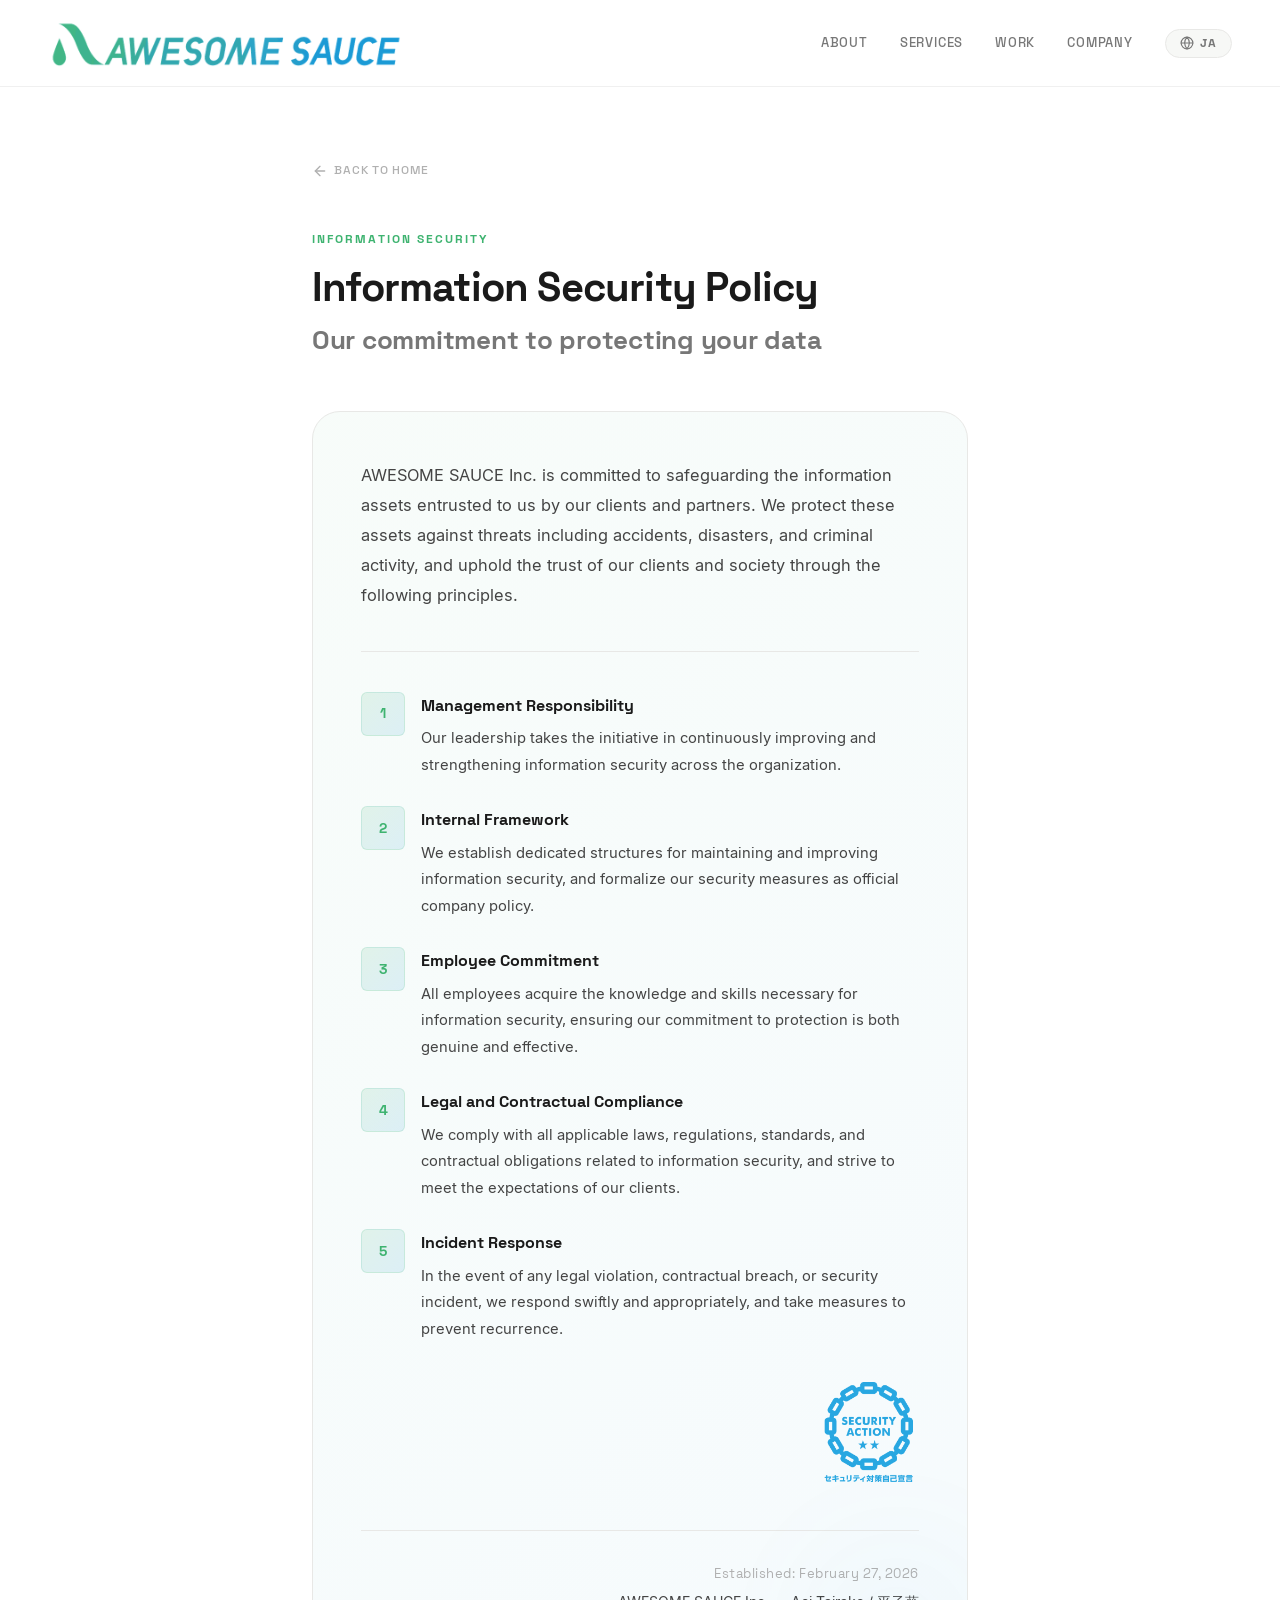
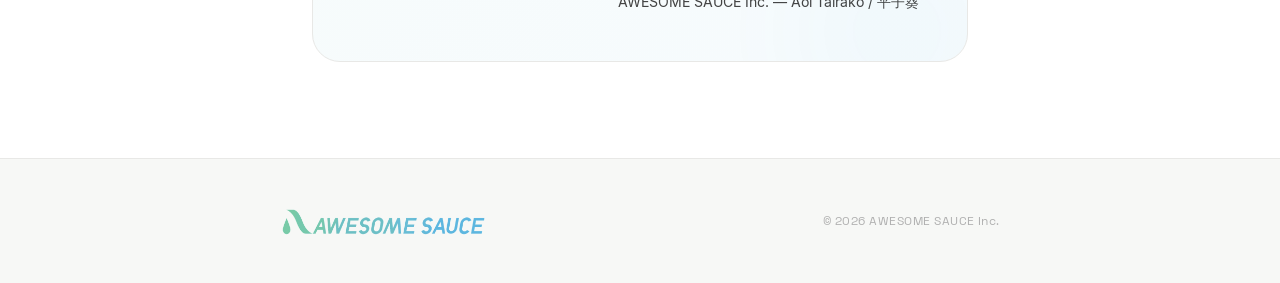
<file: security.html>
<!DOCTYPE html>
<html lang="en">
<head>
  <meta charset="UTF-8">
  <meta name="viewport" content="width=device-width, initial-scale=1.0">
  <title>Information Security Policy — AWESOME SAUCE Inc.</title>
  <meta name="description" content="Information Security Policy of AWESOME SAUCE Inc. 情報セキュリティ基本方針">
  <link rel="icon" type="image/png" href="images/favicon.png">
  <link rel="stylesheet" href="fonts/fonts.css">

  <style>
    :root {
      --green:       #3EB370;
      --blue:        #1A96D5;
      --green-light: #e8f7ef;
      --blue-light:  #e3f1fa;
      --green-dark:  #2d9459;
      --ink:         #1a1a1a;
      --ink-mid:     #444444;
      --ink-light:   #777777;
      --ink-faint:   #b0b0b0;
      --surface:     #f7f8f6;
      --white:       #ffffff;
      --border:      #e8e8e6;
      --font-body:   'Inter', system-ui, sans-serif;
      --font-display:'Space Grotesk', system-ui, sans-serif;
      --radius-sm:   6px;
      --radius-md:   14px;
      --radius-lg:   28px;
      --ease-out:    cubic-bezier(0.22, 1, 0.36, 1);
    }

    *, *::before, *::after { margin: 0; padding: 0; box-sizing: border-box; }
    html { scroll-behavior: smooth; }
    body {
      font-family: var(--font-body);
      color: var(--ink-mid);
      background: var(--white);
      line-height: 1.7;
      -webkit-font-smoothing: antialiased;
      overflow-x: hidden;
    }
    a { color: inherit; text-decoration: none; }
    img { display: block; max-width: 100%; }

    /* Language */
    [lang="en"] .ja-only { display: none !important; }
    [lang="ja"] .en-only { display: none !important; }

    .lang-switch {
      font-family: var(--font-display);
      font-size: 0.72rem;
      font-weight: 600;
      letter-spacing: 0.08em;
      text-transform: uppercase;
      color: var(--ink-light);
      background: var(--surface);
      border: 1px solid var(--border);
      border-radius: 100px;
      padding: 0.4rem 0.9rem;
      cursor: pointer;
      transition: all 0.2s;
      display: flex;
      align-items: center;
      gap: 0.35rem;
    }
    .lang-switch:hover { border-color: var(--green); color: var(--green); }

    /* Header */
    .site-header {
      position: fixed;
      top: 0; left: 0; right: 0;
      z-index: 100;
      display: flex;
      align-items: center;
      justify-content: space-between;
      padding: 1.2rem 3rem;
      background: rgba(255,255,255,0.88);
      backdrop-filter: blur(16px) saturate(180%);
      -webkit-backdrop-filter: blur(16px) saturate(180%);
      border-bottom: 1px solid rgba(0,0,0,0.06);
    }
    .logo-wrap { display: flex; align-items: center; gap: 0.75rem; }
    .logo-wrap img { height: 48px; width: auto; }
    .site-nav { display: flex; align-items: center; gap: 2rem; }
    .site-nav a {
      font-family: var(--font-display);
      font-size: 0.82rem;
      font-weight: 500;
      letter-spacing: 0.06em;
      text-transform: uppercase;
      color: var(--ink-light);
      transition: color 0.2s;
    }
    .site-nav a:hover { color: var(--ink); }
    .hamburger {
      display: none; flex-direction: column; gap: 5px;
      cursor: pointer; padding: 4px; background: none; border: none;
    }
    .hamburger span {
      display: block; width: 24px; height: 2px;
      background: var(--ink); border-radius: 2px;
    }

    /* Page content */
    .page-content {
      max-width: 720px;
      margin: 0 auto;
      padding: 10rem 2rem 6rem;
    }

    .page-back {
      display: inline-flex;
      align-items: center;
      gap: 0.4rem;
      font-family: var(--font-display);
      font-size: 0.78rem;
      font-weight: 500;
      letter-spacing: 0.06em;
      text-transform: uppercase;
      color: var(--ink-faint);
      margin-bottom: 3rem;
      transition: color 0.2s;
    }
    .page-back:hover { color: var(--green); }
    .page-back svg { width: 16px; height: 16px; }

    .section-label {
      font-family: var(--font-display);
      font-size: 0.72rem;
      font-weight: 600;
      letter-spacing: 0.18em;
      text-transform: uppercase;
      color: var(--green);
      margin-bottom: 1rem;
    }

    .page-title {
      font-family: var(--font-display);
      font-size: clamp(1.8rem, 4vw, 2.5rem);
      font-weight: 700;
      color: var(--ink);
      letter-spacing: -0.02em;
      line-height: 1.15;
    }
    .page-subtitle {
      font-family: var(--font-display);
      font-size: clamp(1.2rem, 2.5vw, 1.6rem);
      font-weight: 600;
      color: var(--ink-light);
      margin-top: 0.5rem;
      letter-spacing: -0.01em;
    }

    /* Policy card */
    .policy-card {
      margin-top: 3rem;
      background: linear-gradient(135deg, rgba(62,179,112,0.04) 0%, rgba(26,150,213,0.04) 100%);
      border: 1px solid var(--border);
      border-radius: var(--radius-lg);
      padding: 3rem;
      position: relative;
      overflow: hidden;
    }
    .policy-card::before {
      content: '';
      position: absolute;
      width: 300px; height: 300px;
      border-radius: 50%;
      background: radial-gradient(circle, var(--blue) 0%, transparent 70%);
      opacity: 0.04;
      bottom: -120px; right: -80px;
      filter: blur(60px);
      pointer-events: none;
    }

    .policy-intro {
      font-size: 1.02rem;
      color: var(--ink-mid);
      line-height: 1.85;
      margin-bottom: 2.5rem;
      padding-bottom: 2.5rem;
      border-bottom: 1px solid var(--border);
    }

    .policy-items {
      display: flex;
      flex-direction: column;
      gap: 1.75rem;
    }
    .policy-item {
      display: grid;
      grid-template-columns: 44px 1fr;
      gap: 1rem;
      align-items: start;
    }
    .policy-item-num {
      width: 44px; height: 44px;
      border-radius: var(--radius-sm);
      background: linear-gradient(135deg, rgba(62,179,112,0.12), rgba(26,150,213,0.12));
      border: 1px solid rgba(62,179,112,0.15);
      display: flex;
      align-items: center;
      justify-content: center;
      font-family: var(--font-display);
      font-weight: 700;
      font-size: 0.85rem;
      color: var(--green);
      flex-shrink: 0;
    }
    .policy-item-title {
      font-family: var(--font-display);
      font-size: 1rem;
      font-weight: 600;
      color: var(--ink);
      margin-bottom: 0.4rem;
    }
    .policy-item-body {
      font-size: 0.92rem;
      color: var(--ink-mid);
      line-height: 1.8;
    }

    .policy-meta {
      margin-top: 3rem;
      padding-top: 2rem;
      border-top: 1px solid var(--border);
      display: flex;
      justify-content: flex-end;
      align-items: flex-end;
      flex-direction: column;
      gap: 0.25rem;
      text-align: right;
    }
    .policy-meta-date {
      font-size: 0.82rem;
      color: var(--ink-faint);
      font-family: var(--font-display);
      letter-spacing: 0.04em;
    }
    .policy-meta-name {
      font-size: 0.88rem;
      color: var(--ink-mid);
    }

    /* Security Action Badge */
    .security-action-badge {
      display: flex;
      justify-content: flex-end;
      margin-top: 2.5rem;
    }
    .security-action-badge img {
      width: 100px;
      height: auto;
    }
    @media (max-width: 600px) {
      .security-action-badge { justify-content: center; }
      .security-action-badge img { width: 80px; }
    }

    /* Footer */
    .site-footer {
      background: var(--surface);
      color: var(--ink-light);
      padding: 3rem;
      border-top: 1px solid var(--border);
    }
    .footer-inner {
      max-width: 720px;
      margin: 0 auto;
      display: flex;
      align-items: center;
      justify-content: space-between;
      flex-wrap: wrap;
      gap: 1.5rem;
    }
    .footer-logo { display: flex; align-items: center; gap: 0.75rem; }
    .footer-logo img { height: 28px; width: auto; opacity: 0.7; }
    .footer-copy {
      font-size: 0.78rem;
      color: var(--ink-faint);
      font-family: var(--font-display);
      letter-spacing: 0.04em;
    }

    @media (max-width: 900px) {
      .site-header { padding: 1rem 1.5rem; }
      .logo-wrap img { height: 36px; }
      .site-nav { display: none; }
      .hamburger { display: flex; }
    }
    @media (max-width: 600px) {
      .page-content { padding: 8rem 1.5rem 4rem; }
      .page-title { font-size: clamp(1.5rem, 5vw, 2rem); }
      .page-subtitle { font-size: clamp(1rem, 3vw, 1.3rem); }
      .policy-card { padding: 2rem 1.5rem; }
      .policy-intro { font-size: 0.92rem; }
      .policy-item { grid-template-columns: 36px 1fr; gap: 0.8rem; }
      .policy-item-num { width: 36px; height: 36px; font-size: 0.78rem; }
      .policy-item-title { font-size: 0.92rem; }
      .policy-item-body { font-size: 0.85rem; }
    }
  </style>
</head>
<body>

  <header class="site-header">
    <a href="index.html" class="logo-wrap">
      <img src="images/logo_v2_yoko_1line.png" alt="AWESOME SAUCE Inc.">
    </a>
    <nav class="site-nav">
      <a href="index.html#about">About</a>
      <a href="index.html#services">Services</a>
      <a href="works.html">Work</a>
      <a href="index.html#company">Company</a>
      <button class="lang-switch" onclick="toggleLang()">
        <svg width="14" height="14" viewBox="0 0 24 24" fill="none" stroke="currentColor" stroke-width="2" stroke-linecap="round" stroke-linejoin="round"><circle cx="12" cy="12" r="10"/><line x1="2" y1="12" x2="22" y2="12"/><path d="M12 2a15.3 15.3 0 0 1 4 10 15.3 15.3 0 0 1-4 10 15.3 15.3 0 0 1-4-10 15.3 15.3 0 0 1 4-10z"/></svg>
        <span id="lang-label">JA</span>
      </button>
    </nav>
    <button class="hamburger" aria-label="Open menu">
      <span></span><span></span><span></span>
    </button>
  </header>

  <main class="page-content">
    <a href="index.html" class="page-back">
      <svg viewBox="0 0 24 24" fill="none" stroke="currentColor" stroke-width="2" stroke-linecap="round" stroke-linejoin="round"><line x1="19" y1="12" x2="5" y2="12"/><polyline points="12 19 5 12 12 5"/></svg>
      <span class="en-only">Back to Home</span>
      <span class="ja-only">トップへ戻る</span>
    </a>

    <p class="section-label">Information Security</p>
    <h1 class="page-title en-only">Information Security Policy</h1>
    <h1 class="page-title ja-only">情報セキュリティ基本方針</h1>
    <p class="page-subtitle en-only">Our commitment to protecting your data</p>
    <p class="page-subtitle ja-only">Information Security Policy</p>

    <div class="policy-card">
      <p class="policy-intro en-only">
        AWESOME SAUCE Inc. is committed to safeguarding the information assets entrusted to us by our clients and partners. We protect these assets against threats including accidents, disasters, and criminal activity, and uphold the trust of our clients and society through the following principles.
      </p>
      <p class="policy-intro ja-only">
        AWESOME SAUCE Inc.（以下、当社）は、お客様からお預かりした情報資産を事故・災害・犯罪などの脅威から守り、お客様ならびに社会の信頼に応えるべく、以下の方針に基づき全社で情報セキュリティに取り組みます。
      </p>

      <div class="policy-items">
        <div class="policy-item">
          <div class="policy-item-num">1</div>
          <div class="policy-item-content">
            <p class="policy-item-title en-only">Management Responsibility</p>
            <p class="policy-item-title ja-only">経営者の責任</p>
            <p class="policy-item-body en-only">Our leadership takes the initiative in continuously improving and strengthening information security across the organization.</p>
            <p class="policy-item-body ja-only">当社は、経営者主導で組織的かつ継続的に情報セキュリティの改善・向上に努めます。</p>
          </div>
        </div>

        <div class="policy-item">
          <div class="policy-item-num">2</div>
          <div class="policy-item-content">
            <p class="policy-item-title en-only">Internal Framework</p>
            <p class="policy-item-title ja-only">社内体制の整備</p>
            <p class="policy-item-body en-only">We establish dedicated structures for maintaining and improving information security, and formalize our security measures as official company policy.</p>
            <p class="policy-item-body ja-only">当社は、情報セキュリティの維持及び改善のために組織を設置し、情報セキュリティ対策を社内の正式な規則として定めます。</p>
          </div>
        </div>

        <div class="policy-item">
          <div class="policy-item-num">3</div>
          <div class="policy-item-content">
            <p class="policy-item-title en-only">Employee Commitment</p>
            <p class="policy-item-title ja-only">従業員の取組み</p>
            <p class="policy-item-body en-only">All employees acquire the knowledge and skills necessary for information security, ensuring our commitment to protection is both genuine and effective.</p>
            <p class="policy-item-body ja-only">当社の従業員は、情報セキュリティのために必要とされる知識、技術を習得し、情報セキュリティへの取り組みを確かなものにします。</p>
          </div>
        </div>

        <div class="policy-item">
          <div class="policy-item-num">4</div>
          <div class="policy-item-content">
            <p class="policy-item-title en-only">Legal and Contractual Compliance</p>
            <p class="policy-item-title ja-only">法令及び契約上の要求事項の遵守</p>
            <p class="policy-item-body en-only">We comply with all applicable laws, regulations, standards, and contractual obligations related to information security, and strive to meet the expectations of our clients.</p>
            <p class="policy-item-body ja-only">当社は、情報セキュリティに関わる法令、規制、規範、契約上の義務を遵守するとともに、お客様の期待に応えます。</p>
          </div>
        </div>

        <div class="policy-item">
          <div class="policy-item-num">5</div>
          <div class="policy-item-content">
            <p class="policy-item-title en-only">Incident Response</p>
            <p class="policy-item-title ja-only">違反及び事故への対応</p>
            <p class="policy-item-body en-only">In the event of any legal violation, contractual breach, or security incident, we respond swiftly and appropriately, and take measures to prevent recurrence.</p>
            <p class="policy-item-body ja-only">当社は、情報セキュリティに関わる法令違反、契約違反及び事故が発生した場合には適切に対処し、再発防止に努めます。</p>
          </div>
        </div>
      </div>

      <div class="security-action-badge">
        <img src="images/ipa_security_action_futatsuboshi.png" alt="IPA SECURITY ACTION — Two-Star Declaration / 二つ星宣言">
      </div>

      <div class="policy-meta">
        <p class="policy-meta-date en-only">Established: February 27, 2026</p>
        <p class="policy-meta-date ja-only">制定日: 2026年2月27日</p>
        <p class="policy-meta-name">AWESOME SAUCE Inc. — Aoi Tairako / 平子葵</p>
      </div>
    </div>
  </main>

  <footer class="site-footer">
    <div class="footer-inner">
      <a href="index.html" class="footer-logo">
        <img src="images/logo_v2_yoko_1line.png" alt="AWESOME SAUCE Inc.">
      </a>
      <p class="footer-copy">&copy; 2026 AWESOME SAUCE Inc.</p>
    </div>
  </footer>

  <script>
    function toggleLang() {
      const html = document.documentElement;
      const label = document.getElementById('lang-label');
      if (html.lang === 'en') {
        html.lang = 'ja';
        label.textContent = 'EN';
      } else {
        html.lang = 'en';
        label.textContent = 'JA';
      }
    }
  </script>

</body>
</html>
</file>
<file: fonts/fonts.css>
/* Self-hosted fonts — Inter + Space Grotesk */
/* Replaces Google Fonts for privacy */

@font-face {
  font-family: 'Inter';
  font-style: normal;
  font-weight: 300;
  font-display: swap;
  src: url('Inter-Light.woff2') format('woff2');
}
@font-face {
  font-family: 'Inter';
  font-style: normal;
  font-weight: 400;
  font-display: swap;
  src: url('Inter-Regular.woff2') format('woff2');
}
@font-face {
  font-family: 'Inter';
  font-style: normal;
  font-weight: 500;
  font-display: swap;
  src: url('Inter-Medium.woff2') format('woff2');
}
@font-face {
  font-family: 'Inter';
  font-style: normal;
  font-weight: 600;
  font-display: swap;
  src: url('Inter-SemiBold.woff2') format('woff2');
}

@font-face {
  font-family: 'Space Grotesk';
  font-style: normal;
  font-weight: 400;
  font-display: swap;
  src: url('SpaceGrotesk-Regular.woff2') format('woff2');
}
@font-face {
  font-family: 'Space Grotesk';
  font-style: normal;
  font-weight: 500;
  font-display: swap;
  src: url('SpaceGrotesk-Medium.woff2') format('woff2');
}
@font-face {
  font-family: 'Space Grotesk';
  font-style: normal;
  font-weight: 600;
  font-display: swap;
  src: url('SpaceGrotesk-Bold.woff2') format('woff2');
}
@font-face {
  font-family: 'Space Grotesk';
  font-style: normal;
  font-weight: 700;
  font-display: swap;
  src: url('SpaceGrotesk-Bold.woff2') format('woff2');
}
</file>
